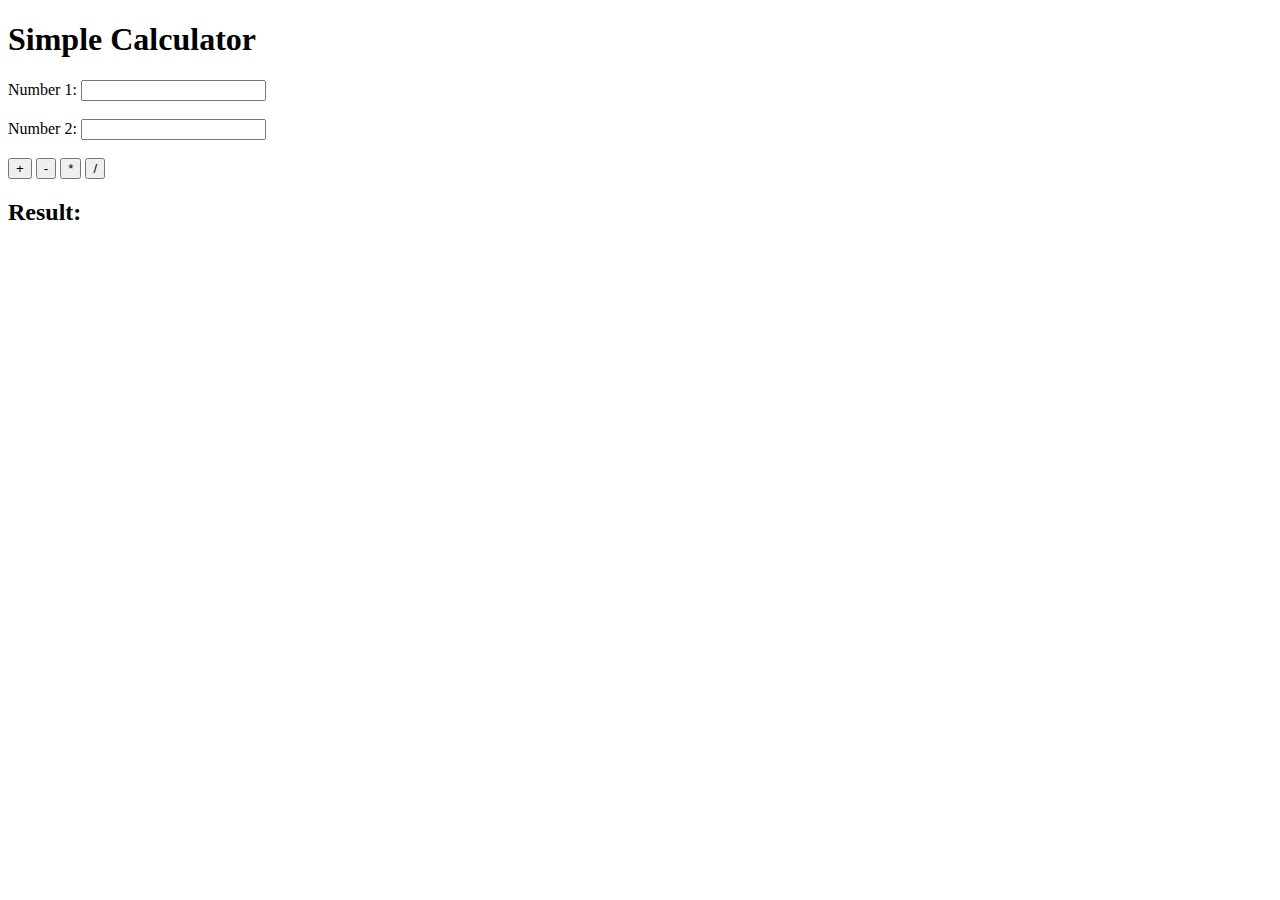
<file: frontend/index.html>
<!DOCTYPE html>
<html>
<head>
    <title>Calculator</title>
    <script>
        async function calculate(op) {
            let a = document.getElementById("num1").value;
            let b = document.getElementById("num2").value;
            let res = await fetch(`http://localhost:8080/calc/${op}?a=${a}&b=${b}`);
            let result = await res.text();
            document.getElementById("result").innerText = result;
        }
    </script>
</head>
<body>
    <h1>Simple Calculator</h1>
    Number 1: <input type="number" id="num1"><br><br>
    Number 2: <input type="number" id="num2"><br><br>

    <button onclick="calculate('add')">+</button>
    <button onclick="calculate('sub')">-</button>
    <button onclick="calculate('mul')">*</button>
    <button onclick="calculate('div')">/</button>

    <h2>Result: <span id="result"></span></h2>
</body>
</html>
</file>
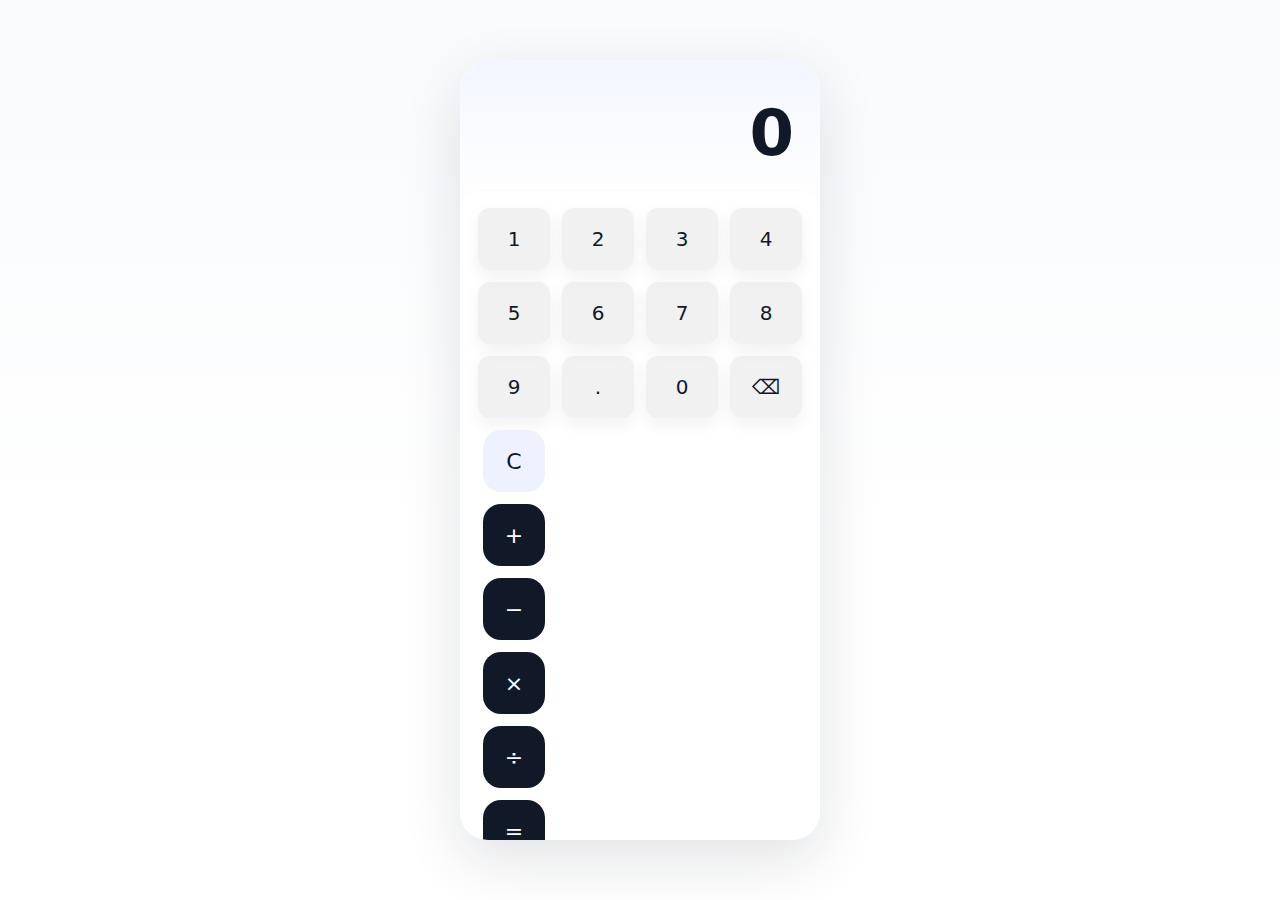
<file: CalculatorProjectPy/app/static/index.html>
<!doctype html>
<html lang="en">
  <head>
    <meta charset="utf-8" />
    <meta name="viewport" content="width=device-width,initial-scale=1" />
    <title>Calculator</title>
    <style>
      :root{
        --bg1: #f6f7fb;
        --panel: #ffffff;
        --muted: #9aa0a6;
        --accent: #111827;
        --primary: #2b2fef;
        --btn-bg: rgba(16,24,40,0.06);
      }
      html,body{height:100%;margin:0}
      body{font-family: Inter, system-ui, -apple-system, 'Segoe UI', Roboto; background: linear-gradient(180deg,#f8fafc 0%, #ffffff 60%); display:flex;align-items:center;justify-content:center}

      .frame{width:360px; height:780px; border-radius:28px; box-shadow: 0 20px 60px rgba(16,24,40,0.12); overflow:hidden; background: linear-gradient(180deg,#ffffff 0%, #f8fafc 100%); display:flex; flex-direction:column}

      /* top display area */
      .display{flex:1; padding:36px 26px 10px 26px; background: linear-gradient(180deg, rgba(235,240,255,0.6), rgba(255,255,255,0)); display:flex; flex-direction:column; justify-content:flex-end}
      .value{font-size:64px; font-weight:600; color:var(--accent); text-align:right; margin-bottom:10px}
      .sub{font-size:14px; color:var(--muted); text-align:right}

      /* bottom panel */
      .panel{background:var(--panel); border-top-left-radius:20px; border-top-right-radius:20px; padding:18px 18px 28px 18px; box-shadow: inset 0 1px 0 rgba(16,24,40,0.02)}

      .keys{display:grid; grid-template-columns: repeat(3, 1fr) 72px; gap:12px; align-items:center}

      .num{background:var(--btn-bg); border-radius:12px; height:62px; display:flex; align-items:center; justify-content:center; font-size:20px; color:var(--accent); cursor:pointer; box-shadow: 0 6px 18px rgba(11,22,50,0.06)}
      .num:active{transform:translateY(1px)}

      .op{background:#111827; color:white; border-radius:18px; height:62px; width:62px; display:flex; align-items:center; justify-content:center; font-size:22px; cursor:pointer}
      .op.secondary{background:#eef2ff; color:var(--accent)}

      .wide{grid-column:1 / span 2}
      .dot{font-size:26px}

      .small-btn{height:44px; background:transparent; border-radius:10px; color:var(--muted); font-size:14px}

      /* responsive */
      @media (max-width:420px){.frame{width:320px;height:740px}.value{font-size:56px}}
    </style>
  </head>

  <body>
    <div class="frame" role="application" aria-label="Calculator">
      <div class="display">
        <div class="sub" id="sub">&nbsp;</div>
        <div class="value" id="display">0</div>
      </div>

      <div class="panel">
        <div class="keys" id="keys">
          <!-- numbers -->
          <div class="num" data-key="1">1</div>
          <div class="num" data-key="2">2</div>
          <div class="num" data-key="3">3</div>
          <div class="num" data-key="4">4</div>
          <div class="num" data-key="5">5</div>
          <div class="num" data-key="6">6</div>
          <div class="num" data-key="7">7</div>
          <div class="num" data-key="8">8</div>
          <div class="num" data-key="9">9</div>
          <div class="num" data-key=".">.</div>
          <div class="num" data-key="0">0</div>
          <div class="num" id="bk">⌫</div>

          <!-- operators column -->
          <div style="display:flex;flex-direction:column;gap:12px;align-items:center;justify-content:flex-start">
            <div class="op secondary" id="clear">C</div>
            <div class="op" data-op="add">+</div>
            <div class="op" data-op="sub">−</div>
            <div class="op" data-op="mul">×</div>
            <div class="op" data-op="div">÷</div>
            <div class="op" id="eq" style="background:#111827;color:#fff; width:62px;">=</div>
          </div>
        </div>
      </div>
    </div>

    <script>
      (function(){
        const display = document.getElementById('display');
        const sub = document.getElementById('sub');
        let first = '';
        let second = '';
        let op = '';
        let enteringSecond = false;

        function render(){
          display.innerText = (enteringSecond ? (second || '0') : (first || '0'));
          sub.innerText = first && op ? `${first} ${op}` : '';
        }

        function appendDigit(target, d){
          if(d === '.' && target.includes('.')) return target;
          if(target === '0' && d !== '.') return d;
          return target + d;
        }

        document.getElementById('keys').addEventListener('click', async (e) => {
          const t = e.target.closest('[data-key], [data-op], #bk, #clear, #eq');
          if(!t) return;
          if(t.dataset && t.dataset.key){
            const k = t.dataset.key;
            if(!enteringSecond){ first = appendDigit(first || '0', k); }
            else { second = appendDigit(second || '0', k); }
            render();
            return;
          }

          if(t.id === 'bk'){
            if(enteringSecond){ second = (second || '').slice(0,-1); }
            else { first = (first || '').slice(0,-1); }
            render();
            return;
          }

          if(t.id === 'clear'){
            first = ''; second = ''; op = ''; enteringSecond = false; render(); return;
          }

          if(t.dataset && t.dataset.op){
            if(!first) return; // need first number
            op = t.dataset.op; enteringSecond = true; render(); return;
          }

          if(t.id === 'eq'){
            if(!first || !op) return;
            const a = parseFloat(first);
            const b = parseFloat(second || '0');
            try{
              const res = await fetch(`/calc/${op}?a=${encodeURIComponent(a)}&b=${encodeURIComponent(b)}`);
              if(!res.ok){ const text = await res.text(); throw new Error(text||res.statusText); }
              const data = await res.json();
              // show result
              first = String(data.result);
              second = '';
              op = '';
              enteringSecond = false;
              render();
            }catch(err){ alert('Error: '+ err.message); }
          }
        });

        // keyboard support (numbers + operators + Enter)
        window.addEventListener('keydown', (e) => {
          if(e.key >= '0' && e.key <= '9') document.querySelector(`[data-key="${e.key}"]`).click();
          if(e.key === '.') document.querySelector(`[data-key='.' ]`).click();
          if(e.key === 'Backspace') document.getElementById('bk').click();
          if(e.key === 'Enter') document.getElementById('eq').click();
          const map = {'+':'add','-':'sub','*':'mul','/':'div'};
          if(map[e.key]){ document.querySelector(`[data-op="${map[e.key]}"]`)?.click(); }
        });

        render();
      })();
    </script>
  </body>
</html>
</file>
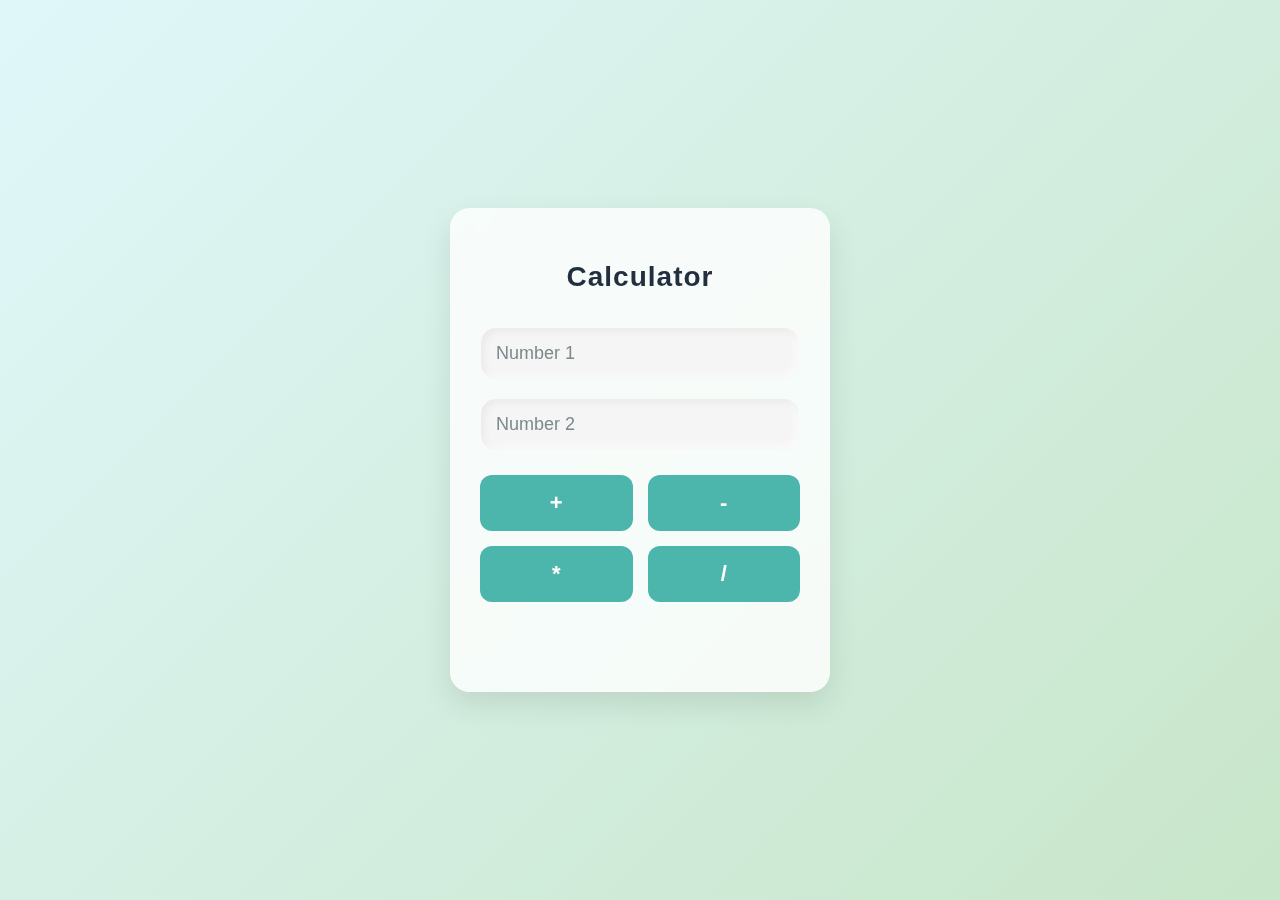
<file: CalculatorProject/src/main/resources/static/index.html>
<!DOCTYPE html>
<html lang="en">
<head>
    <meta charset="UTF-8">
    <title>Professional Calculator</title>
    <style>
        /* Body & soft gradient background */
        body {
            font-family: 'Segoe UI', Tahoma, Geneva, Verdana, sans-serif;
            background: linear-gradient(135deg, #e0f7fa, #c8e6c9); /* soft pastel gradient */
            display: flex;
            justify-content: center;
            align-items: center;
            height: 100vh;
            margin: 0;
        }

        /* Calculator container */
        .calculator {
            background: #ffffffcc; /* semi-transparent white */
            padding: 35px 30px;
            border-radius: 20px;
            box-shadow: 0px 12px 30px rgba(0, 0, 0, 0.1);
            width: 320px;
            text-align: center;
            backdrop-filter: blur(10px);
        }

        /* Heading */
        h1 {
            margin-bottom: 25px;
            font-size: 28px;
            color: #222f3e;
            letter-spacing: 1px;
        }

        /* Input Fields */
        input[type=number] {
            width: 90%;
            padding: 15px;
            margin: 10px 0;
            border: none;
            border-radius: 15px;
            font-size: 18px;
            text-align: left;
            background: #f5f5f5; /* soft light color */
            box-shadow: inset 3px 3px 8px rgba(0,0,0,0.05),
                        inset -3px -3px 8px rgba(255,255,255,0.7);
            transition: box-shadow 0.3s, transform 0.2s;
        }

        input[type=number]:focus {
            outline: none;
            box-shadow: 0 0 10px #81d4fa, inset 3px 3px 8px rgba(0,0,0,0.05);
            transform: scale(1.01);
        }

        input[type=number]::placeholder {
            color: #7b8a8b;
            font-weight: 500;
        }

        /* Buttons container */
        .buttons {
            display: grid;
            grid-template-columns: repeat(2, 1fr);
            grid-gap: 15px;
            margin-top: 15px;
        }

        /* Operator Buttons with subtle solid color */
        button {
            width: 100%;
            padding: 15px 0;
            border: none;
            border-radius: 12px;
            font-size: 22px;
            font-weight: bold;
            cursor: pointer;
            color: white;
            background: #4db6ac; /* soft teal */
            transition: transform 0.2s, box-shadow 0.2s, opacity 0.2s;
        }

        button:hover {
            opacity: 0.85;
            box-shadow: 0 4px 12px rgba(0,0,0,0.2);
        }

        button:active {
            transform: translateY(2px);
        }

        /* Result display */
        #result {
            display: block;
            margin-top: 25px;
            font-size: 24px;
            font-weight: bold;
            color: #222f3e;
            min-height: 30px;
        }
    </style>
</head>
<body>

<div class="calculator">
    <h1>Calculator</h1>

    <input type="number" id="num1" placeholder="Number 1">
    <input type="number" id="num2" placeholder="Number 2">

    <div class="buttons">
        <button onclick="calculate('add')">+</button>
        <button onclick="calculate('sub')">-</button>
        <button onclick="calculate('mul')">*</button>
        <button onclick="calculate('div')">/</button>
    </div>

    <span id="result"></span>
</div>

<script>
    function calculate(op) {
        let a = parseFloat(document.getElementById("num1").value);
        let b = parseFloat(document.getElementById("num2").value);

        if (isNaN(a) || isNaN(b)) {
            alert("Please enter both numbers");
            return;
        }

        let result;
        switch (op) {
            case 'add': result = a + b; break;
            case 'sub': result = a - b; break;
            case 'mul': result = a * b; break;
            case 'div': 
                if (b === 0) {
                    alert("Cannot divide by zero");
                    return;
                }
                result = a / b; 
                break;
        }

        document.getElementById("result").innerText = "Result: " + result;
    }
</script>

</body>
</html>
</file>
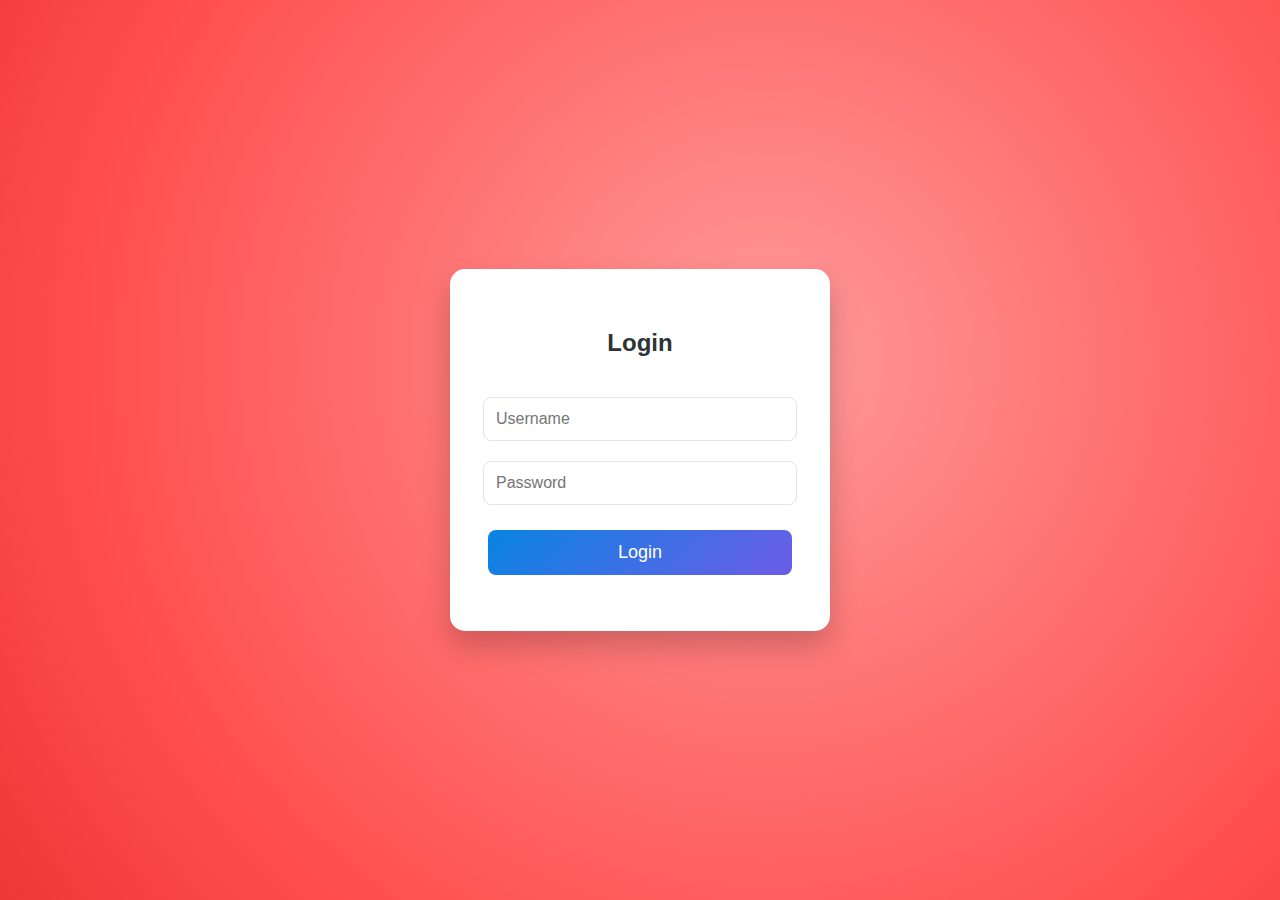
<file: CalculatorProject/src/main/resources/static/login.html>
<!DOCTYPE html>
<html lang="en">
<head>
    <meta charset="UTF-8">
    <title>Login - Calculator App</title>
    <style>
        /* Body */
        body {
            margin: 0;
            padding: 0;
            font-family: 'Segoe UI', Tahoma, Geneva, Verdana, sans-serif;
            height: 100vh;
            display: flex;
            justify-content: center;
            align-items: center;
            background: radial-gradient(circle at 30% 20%, #ff9a9a 0%, #ff4d4d 30%, #cc1010 60%, #800000 100%);
            background-size: 200% 200%;
            animation: gradientShift 8s ease infinite;
        }

        /* Login box */
        .login-box {
            background: #fff;
            padding: 40px 30px;
            border-radius: 15px;
            box-shadow: 0 15px 30px rgba(0,0,0,0.2);
            width: 320px;
            text-align: center;
        }

        /* Title */
        .login-box h2 {
            margin-bottom: 30px;
            color: #2d3436;
        }

        /* Inputs */
        .login-box input {
            width: 90%;
            padding: 12px;
            margin: 10px 0;
            border-radius: 8px;
            border: 1px solid #dfe6e9;
            font-size: 16px;
        }

        /* Button */
        .login-box button {
            width: 95%;
            padding: 12px;
            border: none;
            border-radius: 8px;
            background: linear-gradient(135deg, #0984e3, #6c5ce7);
            color: white;
            font-size: 18px;
            cursor: pointer;
            margin-top: 15px;
            transition: all 0.3s ease;
        }

        .login-box button:hover {
            background: linear-gradient(135deg, #74b9ff, #a29bfe);
        }

        /* Message */
        #message {
            margin-top: 15px;
            color: #e84118;
            font-weight: bold;
        }

        /* Responsive */
        @media (max-width: 400px) {
            .login-box {
                width: 90%;
                padding: 30px 20px;
            }
        }
        @keyframes gradientShift {
            0% { background-position: 0% 50%; }
            50% { background-position: 100% 50%; }
            100% { background-position: 0% 50%; }
        }
    </style>
</head>
<body>

<div class="login-box">
    <h2>Login</h2>
    <input type="text" id="username" placeholder="Username"><br>
    <input type="password" id="password" placeholder="Password"><br>
    <button onclick="login()">Login</button>
    <p id="message"></p>
</div>

<script>
async function login() {
    let username = document.getElementById("username").value;
    let password = document.getElementById("password").value;

    if (!username || !password) {
        document.getElementById("message").innerText = "Please enter both username and password!";
        return;
    }

    try {
        let res = await fetch("/login", {
            method: "POST",
            headers: { "Content-Type": "application/json" },
            body: JSON.stringify({ username, password })
        });

        let result = await res.text();

        if(result === "SUCCESS") {
            window.location.href = "index.html";
        } else {
            document.getElementById("message").innerText = "Invalid username or password!";
        }

    } catch (err) {
        document.getElementById("message").innerText = "Server error!";
    }
}
</script>

</body>
</html>
</file>
